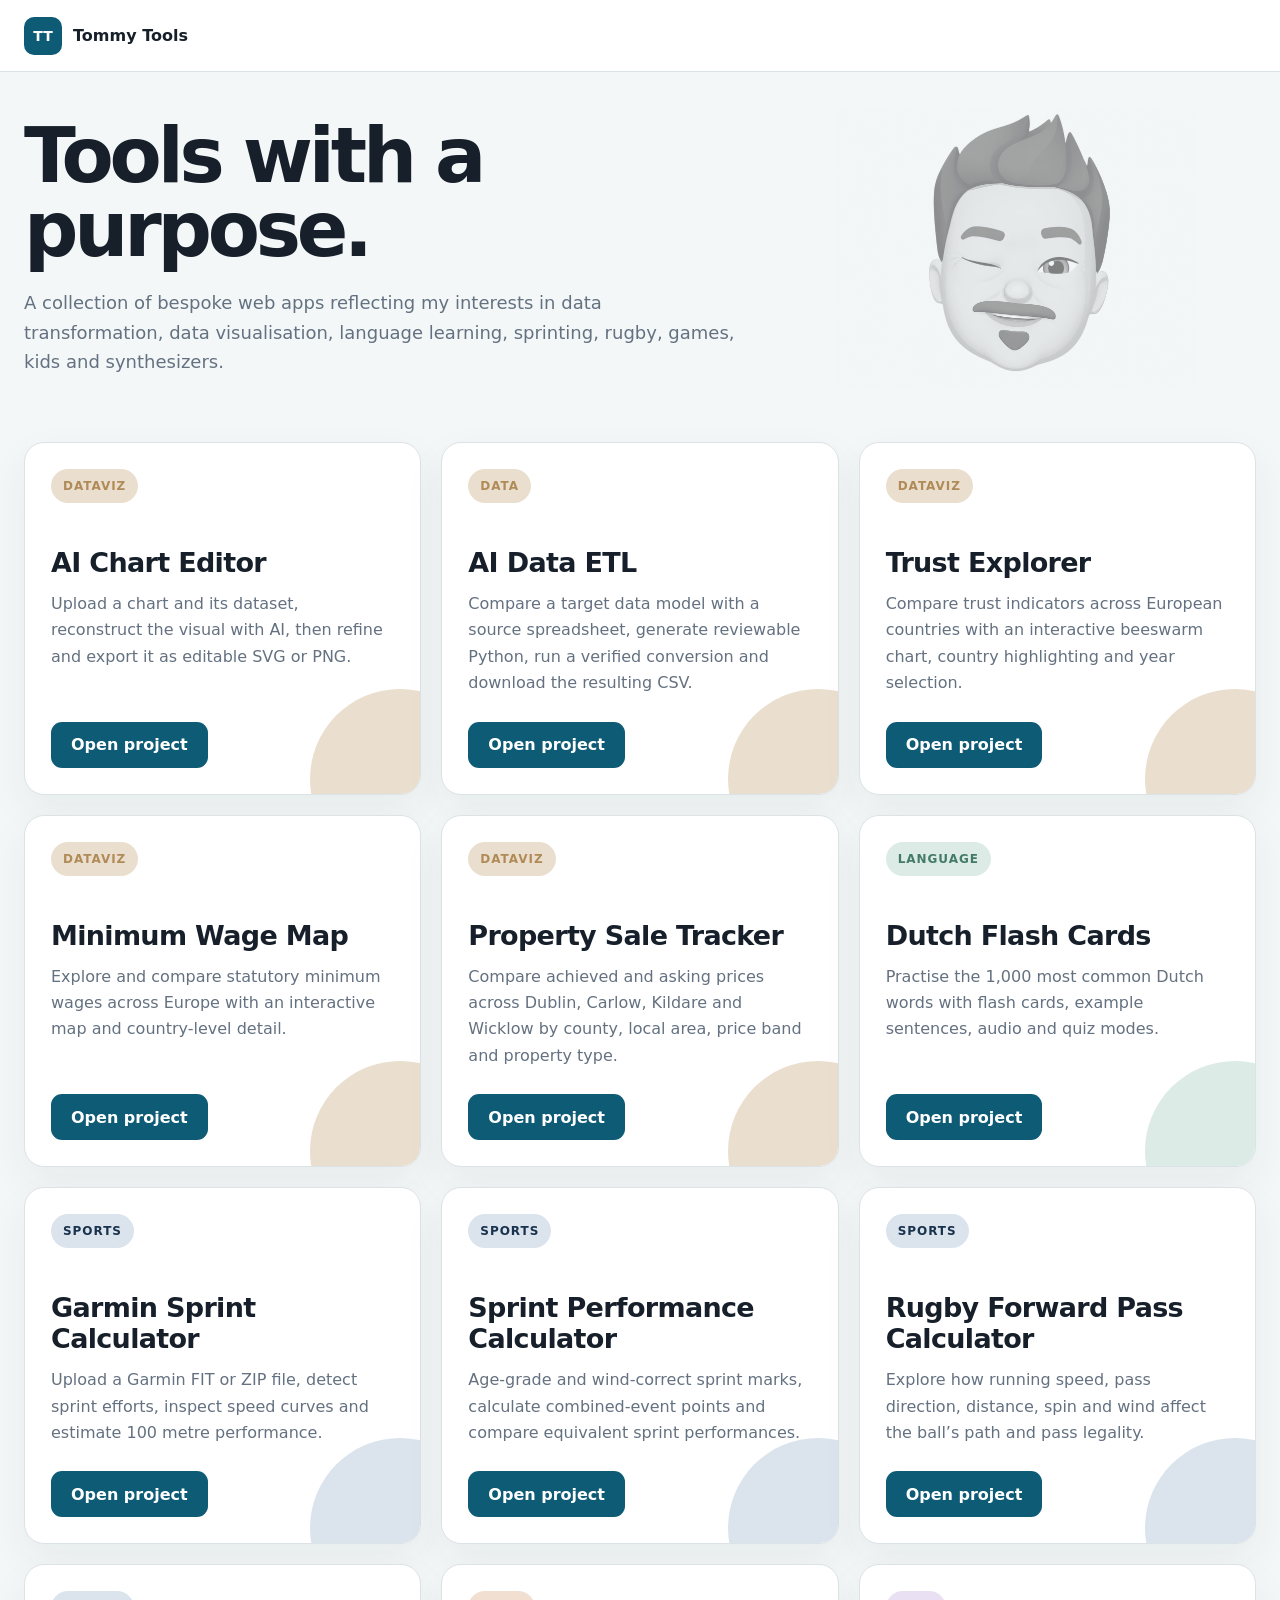
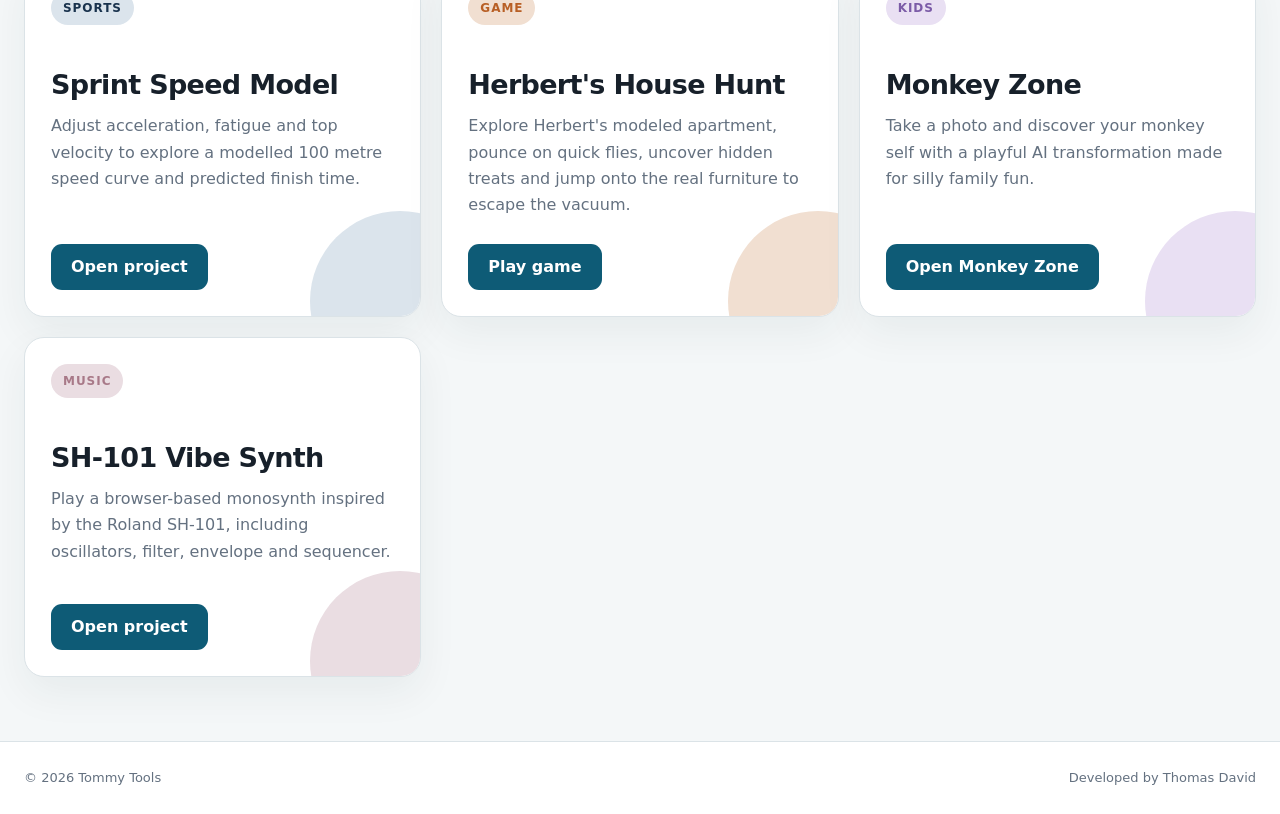
<file: index.html>
<!doctype html>
<html lang="en">
<head>
<meta charset="utf-8">
<meta name="viewport" content="width=device-width,initial-scale=1">
<meta name="description" content="Tommy Tools — bespoke web apps for data transformation, data visualisation, language learning, sprinting, rugby, games, kids and synthesizers.">
<link rel="icon" type="image/png" href="/611e7a94-79a0-4794-a9b9-d9aaa719858f.png">
<link rel="shortcut icon" type="image/png" href="/611e7a94-79a0-4794-a9b9-d9aaa719858f.png">
<link rel="apple-touch-icon" href="/611e7a94-79a0-4794-a9b9-d9aaa719858f.png">
<title>Tommy Tools</title>
<style>
:root{--ink:#17202a;--muted:#647180;--line:#dbe3e7;--soft:#f3f7f8;--accent:#0e5b76;--white:#fff;--dataviz:#b08a57;--dataviz-soft:#eadfce;--language:#437b68;--language-soft:#dcebe5;--sports:#19324d;--sports-soft:#dbe4ec;--music:#a87988;--music-soft:#eadde2;--games:#b85f25;--games-soft:#f1dfd1;--kids:#7b5ba7;--kids-soft:#e9e0f3}
*{box-sizing:border-box}body{margin:0;background:#f4f7f8;color:var(--ink);font-family:Inter,system-ui,-apple-system,"Segoe UI",sans-serif}.shell{width:min(1450px,calc(100% - 48px));margin:auto}.topbar{height:72px;background:#fff;border-bottom:1px solid var(--line);display:flex;align-items:center}.topbar .shell{display:flex;align-items:center}.brand{display:flex;align-items:center;gap:11px;color:var(--ink);text-decoration:none;font-weight:850}.mark{display:grid;place-items:center;width:38px;height:38px;border-radius:10px;background:var(--accent);color:#fff;font-size:14px}.hero{padding:38px 0 28px;display:grid;grid-template-columns:minmax(0,1.2fr) minmax(360px,.8fr);gap:34px;align-items:center}.hero-copy{min-width:0}.hero-visual{display:flex;align-items:center;justify-content:center;min-height:264px;overflow:visible}.hero-visual img{display:block;width:120%;max-width:120%;max-height:276px;object-fit:contain;opacity:.48;filter:grayscale(100%);mix-blend-mode:multiply}.hero h1{margin:0;font-size:clamp(42px,6vw,76px);line-height:.98;letter-spacing:-.055em}.hero p{max-width:900px;margin:20px 0 0;color:var(--muted);font-size:18px;line-height:1.65}.grid{display:grid;grid-template-columns:repeat(3,minmax(0,1fr));gap:20px;padding:28px 0 64px}.card{--cat:#0e5b76;--cat-soft:#e5f1f4;min-height:340px;padding:26px;background:#fff;border:1px solid var(--line);border-radius:20px;display:flex;flex-direction:column;box-shadow:0 16px 42px rgba(24,43,54,.06);overflow:hidden;position:relative}.card.dataviz{--cat:var(--dataviz);--cat-soft:var(--dataviz-soft)}.card.language{--cat:var(--language);--cat-soft:var(--language-soft)}.card.sports{--cat:var(--sports);--cat-soft:var(--sports-soft)}.card.music{--cat:var(--music);--cat-soft:var(--music-soft)}.card.games{--cat:var(--games);--cat-soft:var(--games-soft)}.card.kids{--cat:var(--kids);--cat-soft:var(--kids-soft)}.card:after{content:"";position:absolute;width:180px;height:180px;border-radius:50%;background:var(--cat-soft);right:-70px;bottom:-75px}.card-top,.card-body,.card-footer{position:relative;z-index:1}.card-top{display:flex;align-items:center}.category{display:inline-flex;align-items:center;min-height:34px;padding:0 12px;border-radius:999px;background:var(--cat-soft);color:var(--cat);font-size:12px;font-weight:850;letter-spacing:.08em;text-transform:uppercase}.card-body{margin-top:44px}.card h2{margin:0;font-size:27px;letter-spacing:-.025em}.card p{margin:13px 0 0;color:var(--muted);line-height:1.65}.card-footer{margin-top:auto;padding-top:25px}.button{display:inline-flex;align-items:center;justify-content:center;min-height:46px;padding:0 20px;border-radius:11px;background:var(--accent);color:#fff;text-decoration:none;font-weight:800}.footer{border-top:1px solid var(--line);background:#fff}.footer .shell{min-height:72px;display:flex;align-items:center;justify-content:space-between;color:var(--muted);font-size:13px}@media(max-width:1050px){.hero{grid-template-columns:1fr}.hero-visual{order:-1;min-height:180px}.hero-visual img{width:120%;max-width:120%;max-height:204px}.grid{grid-template-columns:repeat(2,1fr)}}@media(max-width:680px){.shell{width:min(100% - 24px,1450px)}.hero{padding-top:24px}.hero-visual{display:none}.grid{grid-template-columns:1fr}.card{min-height:310px}.footer .shell{align-items:flex-start;justify-content:center;flex-direction:column;gap:4px}}
</style></head><body>
<header class="topbar"><div class="shell"><a class="brand" href="/" aria-label="Tommy Tools home"><span class="mark">TT</span><span>Tommy Tools</span></a></div></header><main class="shell"><section class="hero"><div class="hero-copy"><h1>Tools with a purpose.</h1><p>A collection of bespoke web apps reflecting my interests in data transformation, data visualisation, language learning, sprinting, rugby, games, kids and synthesizers.</p></div><div class="hero-visual"><img src="/611e7a94-79a0-4794-a9b9-d9aaa719858f.png" alt="Tommy Tools illustration"></div></section><section class="grid" aria-label="Available applications">
<article class="card dataviz"><div class="card-top"><span class="category">Dataviz</span></div><div class="card-body"><h2>AI Chart Editor</h2><p>Upload a chart and its dataset, reconstruct the visual with AI, then refine and export it as editable SVG or PNG.</p></div><div class="card-footer"><a class="button" href="https://chart.tommytools.dev/projects/ai-chart-editor">Open project</a></div></article>
<article class="card dataviz"><div class="card-top"><span class="category">Data</span></div><div class="card-body"><h2>AI Data ETL</h2><p>Compare a target data model with a source spreadsheet, generate reviewable Python, run a verified conversion and download the resulting CSV.</p></div><div class="card-footer"><a class="button" href="https://chart.tommytools.dev/projects/ai-data-etl">Open project</a></div></article>
<article class="card dataviz"><div class="card-top"><span class="category">Dataviz</span></div><div class="card-body"><h2>Trust Explorer</h2><p>Compare trust indicators across European countries with an interactive beeswarm chart, country highlighting and year selection.</p></div><div class="card-footer"><a class="button" href="/projects/trust-explorer/">Open project</a></div></article>
<article class="card dataviz"><div class="card-top"><span class="category">Dataviz</span></div><div class="card-body"><h2>Minimum Wage Map</h2><p>Explore and compare statutory minimum wages across Europe with an interactive map and country-level detail.</p></div><div class="card-footer"><a class="button" href="/projects/minimum-wage-map/">Open project</a></div></article>
<article class="card dataviz"><div class="card-top"><span class="category">Dataviz</span></div><div class="card-body"><h2>Property Sale Tracker</h2><p>Compare achieved and asking prices across Dublin, Carlow, Kildare and Wicklow by county, local area, price band and property type.</p></div><div class="card-footer"><a class="button" href="/projects/dublin-property-tracker/">Open project</a></div></article>
<article class="card language"><div class="card-top"><span class="category">Language</span></div><div class="card-body"><h2>Dutch Flash Cards</h2><p>Practise the 1,000 most common Dutch words with flash cards, example sentences, audio and quiz modes.</p></div><div class="card-footer"><a class="button" href="/projects/dutch-flash-cards/">Open project</a></div></article>
<article class="card sports"><div class="card-top"><span class="category">Sports</span></div><div class="card-body"><h2>Garmin Sprint Calculator</h2><p>Upload a Garmin FIT or ZIP file, detect sprint efforts, inspect speed curves and estimate 100 metre performance.</p></div><div class="card-footer"><a class="button" href="https://garmin.tommytools.dev/">Open project</a></div></article>
<article class="card sports"><div class="card-top"><span class="category">Sports</span></div><div class="card-body"><h2>Sprint Performance Calculator</h2><p>Age-grade and wind-correct sprint marks, calculate combined-event points and compare equivalent sprint performances.</p></div><div class="card-footer"><a class="button" href="/projects/sprint-performance-calculator/">Open project</a></div></article>
<article class="card sports"><div class="card-top"><span class="category">Sports</span></div><div class="card-body"><h2>Rugby Forward Pass Calculator</h2><p>Explore how running speed, pass direction, distance, spin and wind affect the ball’s path and pass legality.</p></div><div class="card-footer"><a class="button" href="/projects/rugby-forward-pass-calculator/">Open project</a></div></article>
<article class="card sports"><div class="card-top"><span class="category">Sports</span></div><div class="card-body"><h2>Sprint Speed Model</h2><p>Adjust acceleration, fatigue and top velocity to explore a modelled 100 metre speed curve and predicted finish time.</p></div><div class="card-footer"><a class="button" href="/projects/sprint-speed-model/">Open project</a></div></article>
<article class="card games"><div class="card-top"><span class="category">Game</span></div><div class="card-body"><h2>Herbert's House Hunt</h2><p>Explore Herbert's modeled apartment, pounce on quick flies, uncover hidden treats and jump onto the real furniture to escape the vacuum.</p></div><div class="card-footer"><a class="button" href="/projects/herbers-house-hunt/">Play game</a></div></article>
<article class="card kids"><div class="card-top"><span class="category">Kids</span></div><div class="card-body"><h2>Monkey Zone</h2><p>Take a photo and discover your monkey self with a playful AI transformation made for silly family fun.</p></div><div class="card-footer"><a class="button" href="https://monkeyzone.eu/">Open Monkey Zone</a></div></article>
<article class="card music"><div class="card-top"><span class="category">Music</span></div><div class="card-body"><h2>SH-101 Vibe Synth</h2><p>Play a browser-based monosynth inspired by the Roland SH-101, including oscillators, filter, envelope and sequencer.</p></div><div class="card-footer"><a class="button" href="/projects/sh101-synth/">Open project</a></div></article>
</section></main><footer class="footer"><div class="shell"><span>© 2026 Tommy Tools</span><span>Developed by Thomas David</span></div></footer></body></html>
</file>
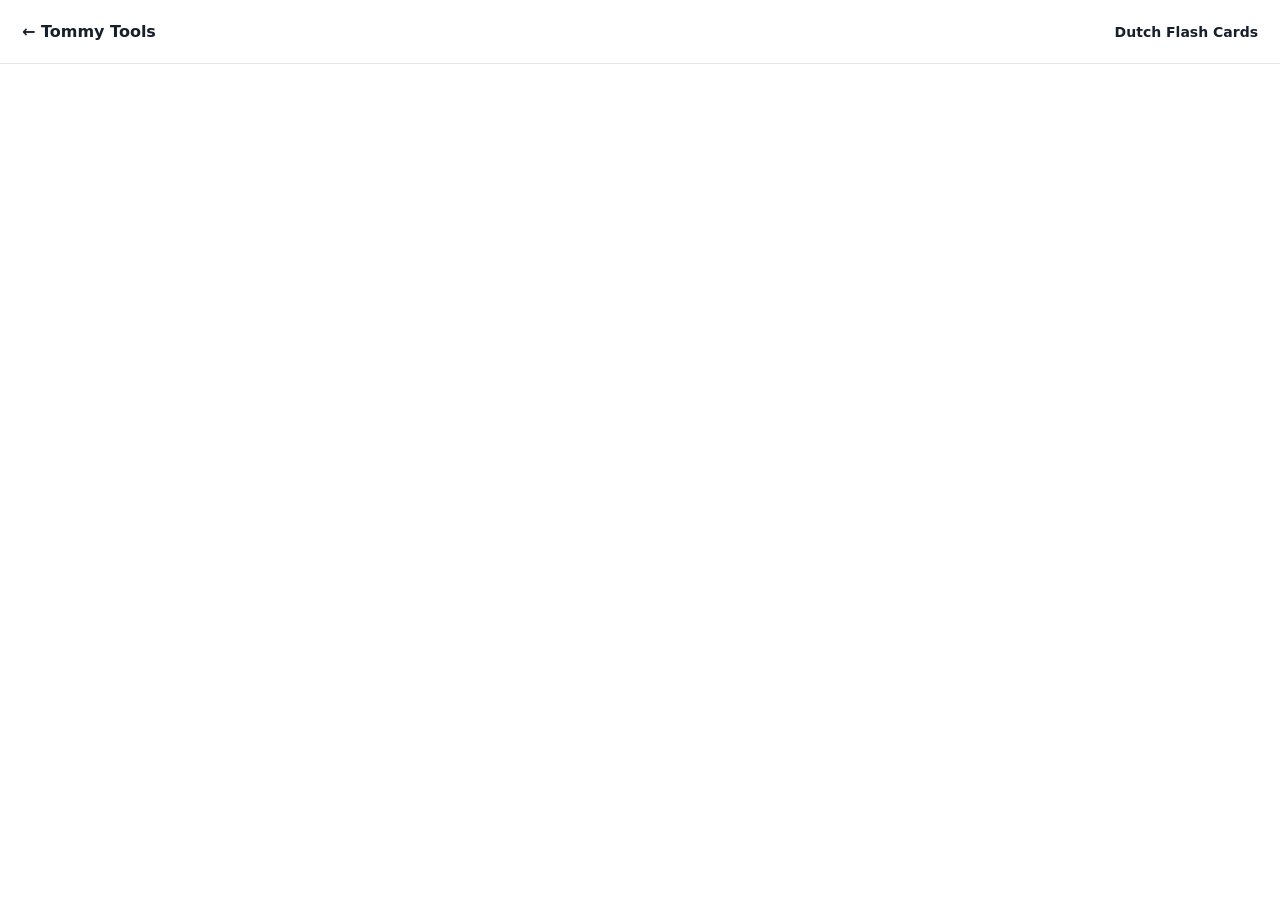
<file: projects/dutch-flash-cards/index.html>
<!doctype html>
<html lang="en">
<head>
<meta charset="utf-8">
<meta name="viewport" content="width=device-width,initial-scale=1">
<title>Dutch Flash Cards — Tommy Tools</title>
<style>
*{box-sizing:border-box}
html,body{margin:0;height:100%;font-family:Inter,system-ui,-apple-system,"Segoe UI",sans-serif;background:#f4f7f8;color:#17202a}
.bar{height:64px;background:#fff;border-bottom:1px solid #dfe5e8;display:flex;align-items:center;justify-content:space-between;padding:0 22px}
.bar a{text-decoration:none;color:#17202a;font-weight:750}
.bar strong{font-size:14px}
.frame{display:block;width:100%;height:calc(100% - 64px);border:0;background:#fff}
</style>
</head>
<body>
<header class="bar"><a href="/">← Tommy Tools</a><strong>Dutch Flash Cards</strong></header>
<iframe class="frame" src="https://thomasdavid.github.io/dashboard/Top2000dutchwords.html" title="Dutch Flash Cards"></iframe>
</body>
</html>
</file>
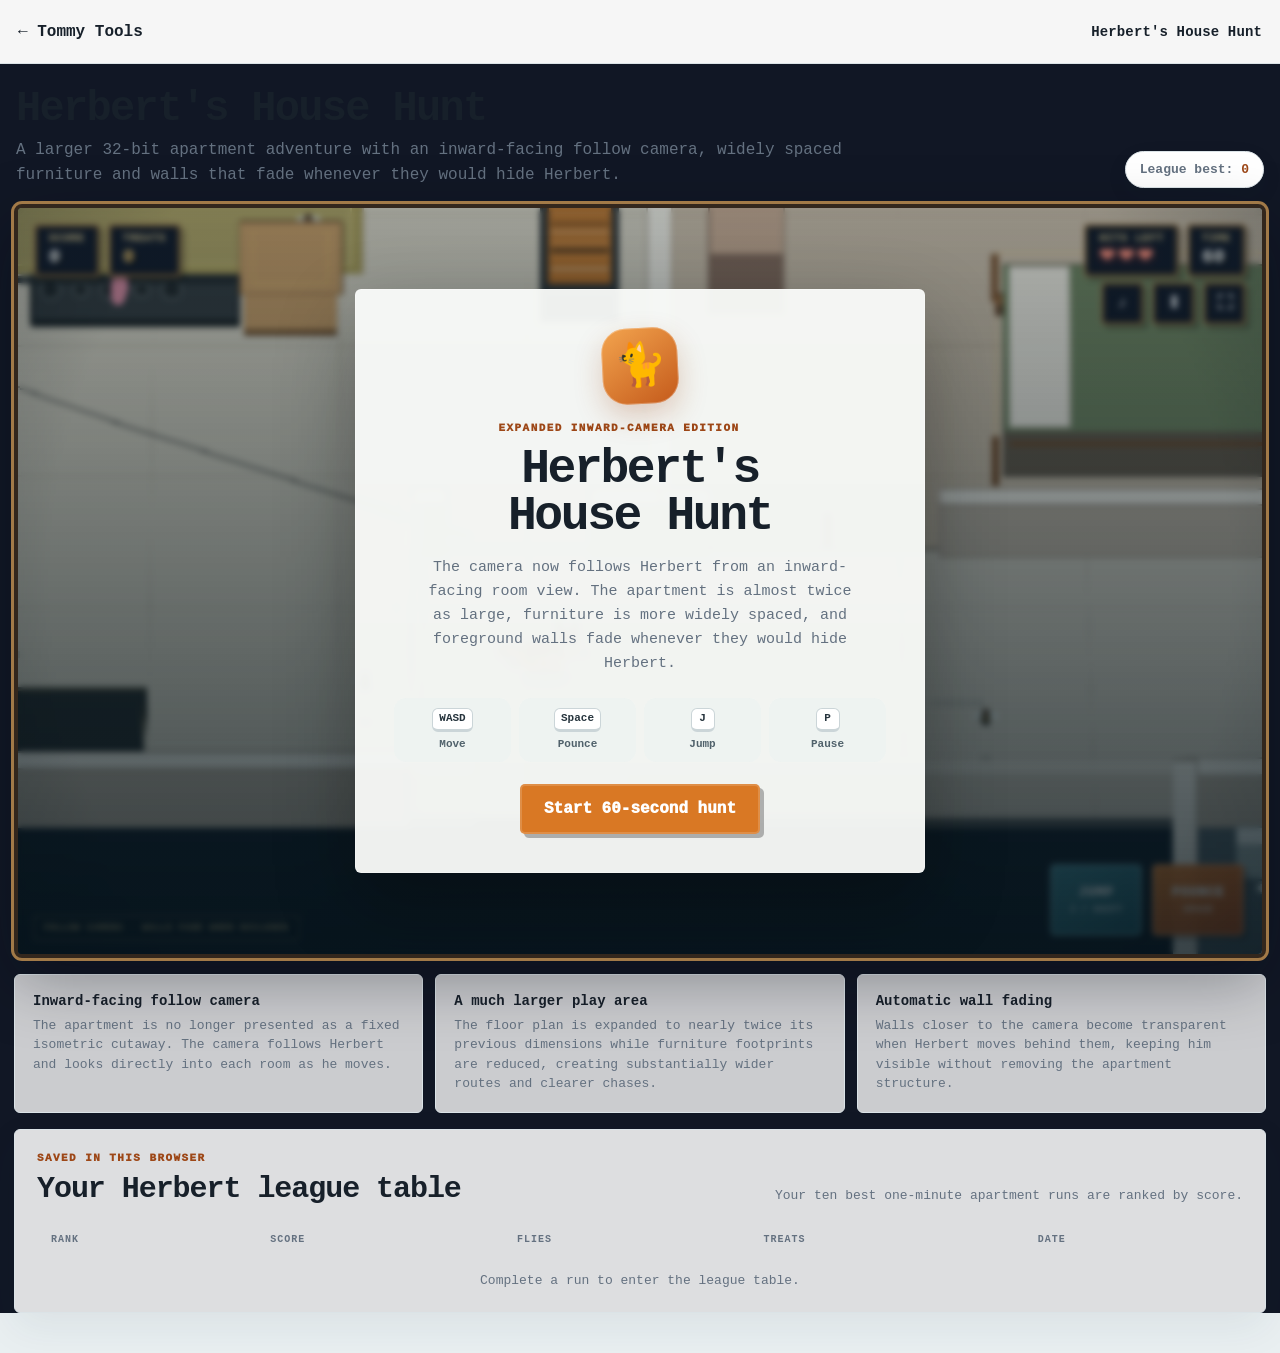
<file: projects/herbers-house-hunt/index.html>
<!doctype html>
<html lang="en">
<head>
<meta charset="utf-8">
<meta name="viewport" content="width=device-width,initial-scale=1,viewport-fit=cover">
<meta name="description" content="Help Herbert the ginger cat explore his expanded apartment from an inward-facing follow camera, catch flies, uncover treats and dodge the vacuum in this 32-bit browser game from Tommy Tools.">
<meta name="theme-color" content="#111725">
<title>Herbert's House Hunt — Tommy Tools</title>
<link rel="stylesheet" href="styles.css">
</head>
<body>
<header class="bar"><a href="/" aria-label="Back to Tommy Tools">← Tommy Tools</a><strong>Herbert's House Hunt</strong></header>
<main class="page">
  <section class="intro" aria-labelledby="page-title">
    <div><h1 id="page-title">Herbert's House Hunt</h1><p>A larger 32-bit apartment adventure with an inward-facing follow camera, widely spaced furniture and walls that fade whenever they would hide Herbert.</p></div>
    <div class="best-pill">League best: <span id="pageBest">0</span></div>
  </section>

  <section class="game-card" id="gameCard" aria-label="Herbert's House Hunt game">
    <div class="game-stage" id="gameStage">
      <canvas id="game" width="1200" height="720" tabindex="0" aria-label="Follow-camera apartment game. Move Herbert with arrow keys or W A S D. Press Space to pounce and J or Shift to jump. Foreground walls fade when they obscure Herbert. Avoid three vacuum hits."></canvas>

      <div class="hud" aria-live="polite">
        <div class="hud-group">
          <div class="hud-chip"><span class="hud-label">Score</span><span class="hud-value" id="scoreValue">0</span></div>
          <div class="hud-chip"><span class="hud-label">Treats</span><span class="hud-value" id="treatValue">0</span></div>
          <div class="hud-chip" id="comboChip"><span class="hud-label">Combo</span><span class="hud-value" id="comboValue">×2</span></div>
        </div>
        <div class="hud-group">
          <div class="hud-chip"><span class="hud-label">Hits left</span><span class="hud-value" id="hearts">❤❤❤</span></div>
          <div class="hud-chip"><span class="hud-label">Time</span><span class="hud-value" id="timeValue">60</span></div>
        </div>
      </div>

      <div class="danger-banner" id="dangerBanner">Vacuum incoming</div>
      <div class="live-message" id="liveMessage" role="status" aria-live="assertive"></div>

      <div class="stage-buttons">
        <button class="icon-button" id="soundButton" type="button" aria-label="Mute sound" title="Sound">♪</button>
        <button class="icon-button" id="pauseButton" type="button" aria-label="Pause game" title="Pause">Ⅱ</button>
        <button class="icon-button" id="fullscreenButton" type="button" aria-label="Enter fullscreen" title="Fullscreen">⛶</button>
      </div>

      <div class="mobile-controls" aria-label="Touch movement control">
        <div class="joystick" id="joystick" aria-label="Movement joystick"><div class="joystick-knob" id="joystickKnob"></div></div>
      </div>

      <div class="action-controls" aria-label="Game actions">
        <button class="action-button jump-button" id="jumpButton" type="button"><span>Jump</span><small>J / Shift</small></button>
        <button class="action-button pounce-button" id="pounceButton" type="button"><span>Pounce</span><small>Space</small></button>
      </div>

      <div class="overlay" id="overlay">
        <div class="panel">
          <div class="cat-badge" aria-hidden="true">🐈</div>
          <p class="eyebrow" id="overlayEyebrow">Expanded inward-camera edition</p>
          <h2 id="overlayTitle">Herbert's<br>House Hunt</h2>
          <p id="overlayCopy">The camera follows Herbert through a much larger version of the real apartment. Furniture has more breathing room and walls fade whenever Herbert passes behind them.</p>
          <div class="controls-row" id="controlsRow">
            <div class="control-tip"><kbd>WASD</kbd><br>Move</div>
            <div class="control-tip"><kbd>Space</kbd><br>Pounce</div>
            <div class="control-tip"><kbd>J</kbd><br>Jump</div>
            <div class="control-tip"><kbd>P</kbd><br>Pause</div>
          </div>
          <div class="result-line" id="resultLine" hidden>
            <div class="result-item"><span>Score</span><strong id="resultScore">0</strong></div>
            <div class="result-item"><span>Flies</span><strong id="resultFlies">0</strong></div>
            <div class="result-item"><span>Treats</span><strong id="resultTreats">0</strong></div>
            <div class="result-item"><span>Rank</span><strong id="resultRank">—</strong></div>
          </div>
          <button class="primary-button" id="overlayButton" type="button">Start 60-second hunt</button>
        </div>
      </div>
    </div>
  </section>

  <section class="info-grid" aria-label="How to play">
    <article class="info-card"><strong>Inward-facing follow camera</strong><p>The apartment is no longer presented as a fixed isometric cutaway. The camera follows Herbert and looks directly into each room as he moves.</p></article>
    <article class="info-card"><strong>A much larger play area</strong><p>The floor plan is expanded to nearly twice its previous dimensions while furniture footprints are reduced, creating substantially wider routes and clearer chases.</p></article>
    <article class="info-card"><strong>Automatic wall fading</strong><p>Walls closer to the camera become transparent when Herbert moves behind them, keeping him visible without removing the apartment structure.</p></article>
  </section>

  <section class="league-card" aria-labelledby="league-title">
    <div class="league-heading"><div><p class="eyebrow">Saved in this browser</p><h2 id="league-title">Your Herbert league table</h2></div><p>Your ten best one-minute apartment runs are ranked by score.</p></div>
    <div class="league-table-wrap">
      <table>
        <thead><tr><th>Rank</th><th>Score</th><th>Flies</th><th>Treats</th><th>Date</th></tr></thead>
        <tbody id="leagueRows"></tbody>
      </table>
      <p class="league-empty" id="leagueEmpty">Complete a run to enter the league table.</p>
    </div>
  </section>
</main>
<script src="game-core.js"></script>
<script src="game-house.js"></script>
<script src="game-play.js"></script>
<script src="game-apartment.js"></script>
<script src="game-render.js"></script>
<script src="game-herbert.js"></script>
<script src="game-floorplan.js"></script>
<script src="game-floorplan-calibration.js"></script>
<script src="game-inward-camera.js"></script>
</body>
</html>
</file>
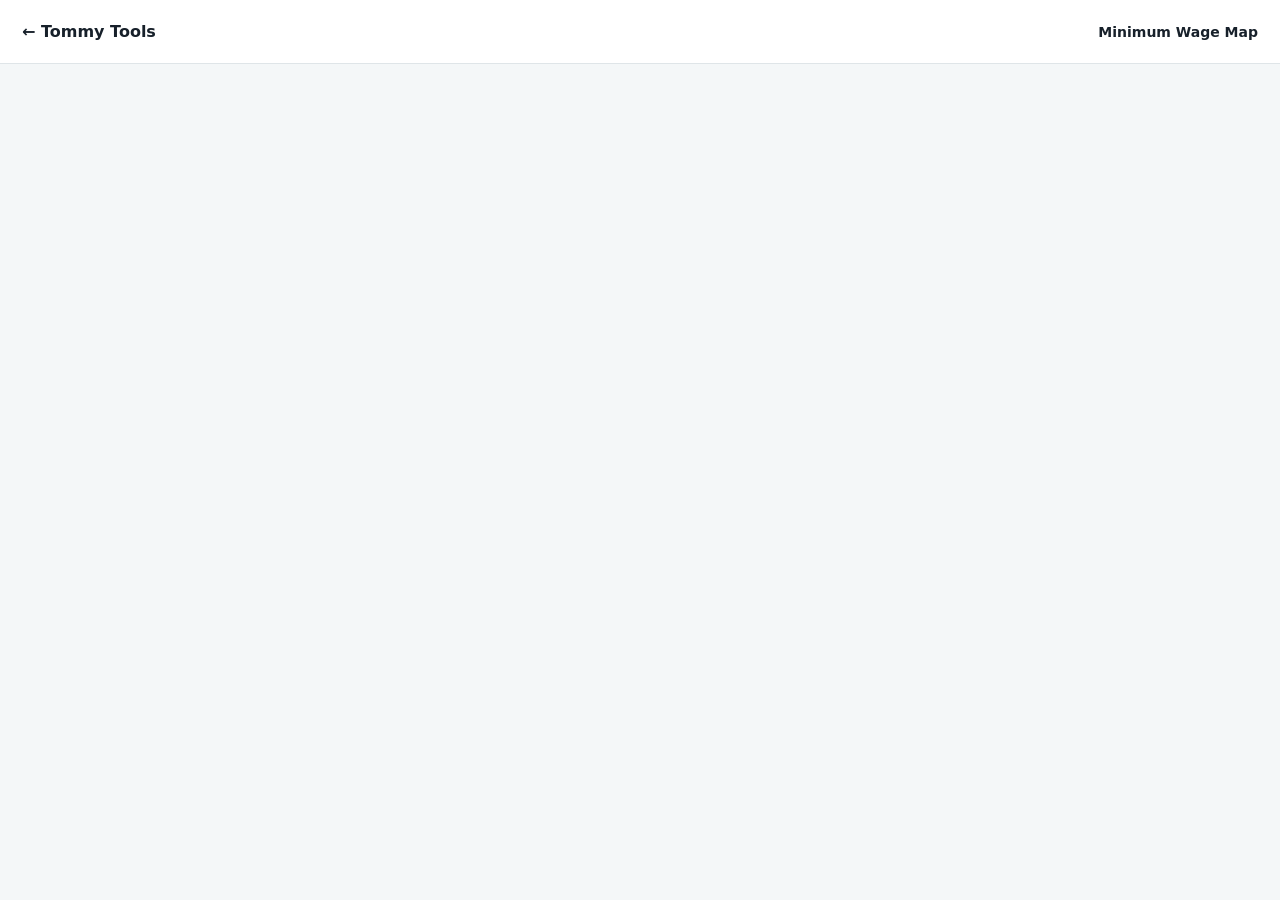
<file: projects/minimum-wage-map/index.html>
<!doctype html>
<html lang="en">
<head>
<meta charset="utf-8">
<meta name="viewport" content="width=device-width,initial-scale=1">
<title>Minimum Wage Map — Tommy Tools</title>
<style>
*{box-sizing:border-box}
html,body{margin:0;height:100%;font-family:Inter,system-ui,-apple-system,"Segoe UI",sans-serif;background:#f4f7f8;color:#17202a}
.bar{height:64px;background:#fff;border-bottom:1px solid #dfe5e8;display:flex;align-items:center;justify-content:space-between;padding:0 22px}
.bar a{text-decoration:none;color:#17202a;font-weight:750}
.bar strong{font-size:14px}
.frame{display:block;width:100%;height:calc(100% - 64px);border:0;background:#f4f7f8}
</style>
</head>
<body>
<header class="bar"><a href="/">← Tommy Tools</a><strong>Minimum Wage Map</strong></header>
<iframe class="frame" src="https://thomasdavid.github.io/dashboard/Minwage_map.html" title="Minimum Wage Map"></iframe>
</body>
</html>
</file>
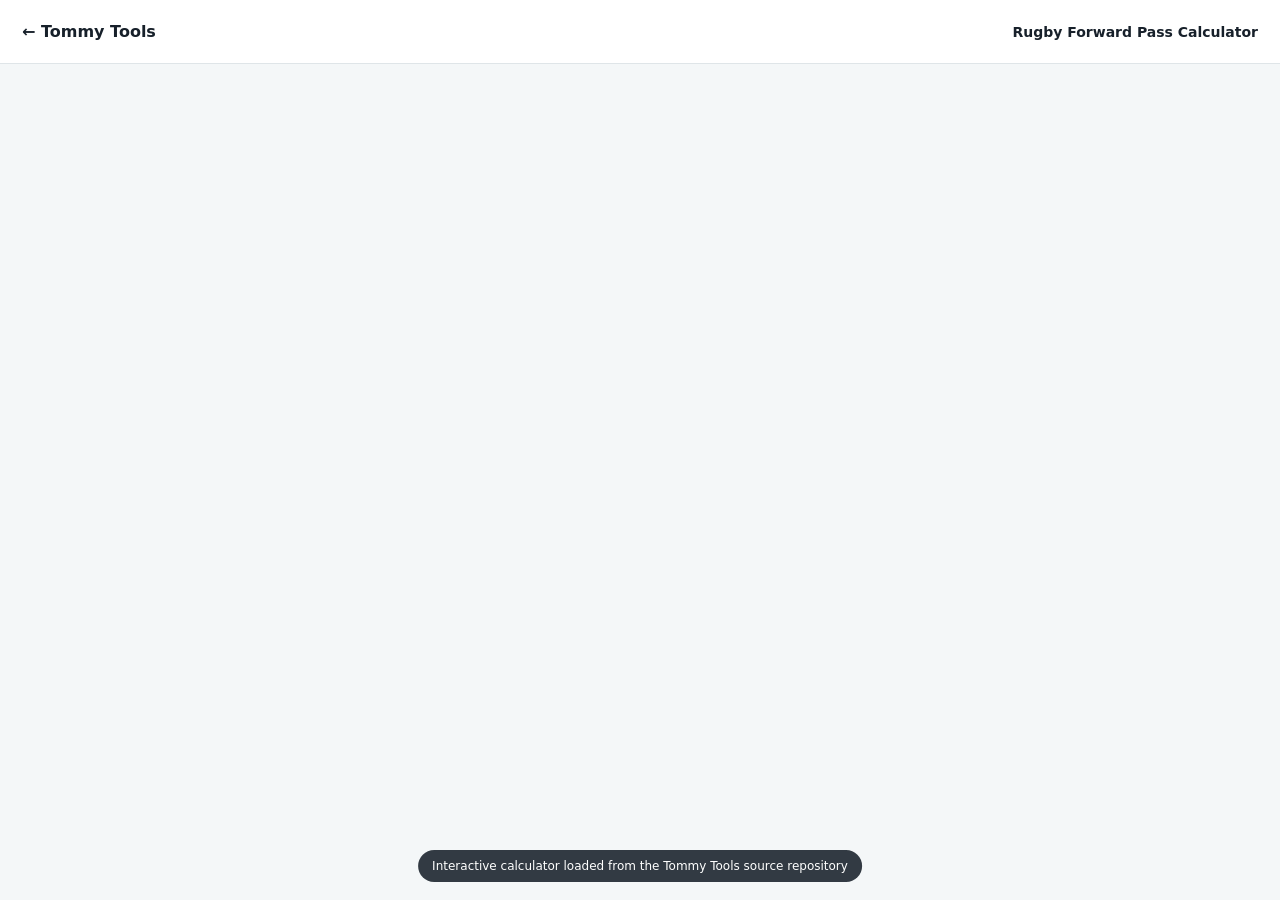
<file: projects/rugby-forward-pass-calculator/index.html>
<!doctype html>
<html lang="en">
<head>
<meta charset="utf-8">
<meta name="viewport" content="width=device-width,initial-scale=1">
<title>Rugby Forward Pass Calculator — Tommy Tools</title>
<style>
*{box-sizing:border-box}
html,body{height:100%;margin:0;font-family:Inter,system-ui,-apple-system,"Segoe UI",sans-serif;background:#f4f7f8;color:#17202a}
.bar{height:64px;background:#fff;border-bottom:1px solid #dfe5e8;display:flex;align-items:center;justify-content:space-between;padding:0 22px}
.bar a{text-decoration:none;color:#17202a;font-weight:750}
.bar strong{font-size:14px}
.frame{display:block;width:100%;height:calc(100% - 64px);border:0;background:#f4f7f8}
.notice{position:fixed;left:50%;bottom:18px;transform:translateX(-50%);padding:9px 14px;border-radius:999px;background:rgba(23,32,42,.88);color:#fff;font-size:12px;z-index:2}
</style>
</head>
<body>
<header class="bar"><a href="/">← Tommy Tools</a><strong>Rugby Forward Pass Calculator</strong></header>
<iframe class="frame" title="Rugby Forward Pass Calculator" src="https://htmlpreview.github.io/?https://github.com/thomasdavid/dashboard/blob/main/rugby-forward-pass.html"></iframe>
<div class="notice">Interactive calculator loaded from the Tommy Tools source repository</div>
</body>
</html>
</file>
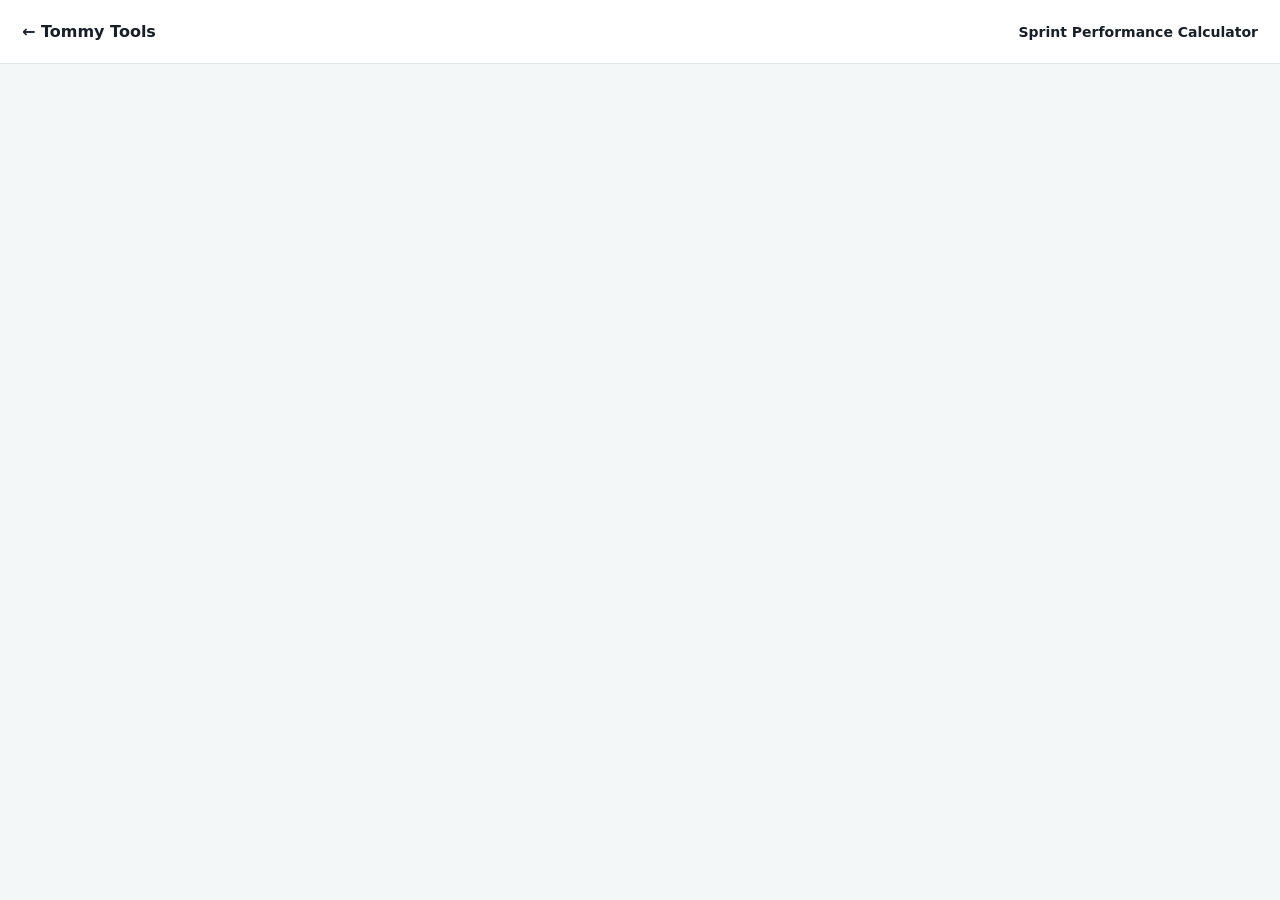
<file: projects/sprint-performance-calculator/index.html>
<!doctype html>
<html lang="en">
<head>
<meta charset="utf-8">
<meta name="viewport" content="width=device-width,initial-scale=1">
<title>Sprint Performance Calculator — Tommy Tools</title>
<style>
*{box-sizing:border-box}
html,body{margin:0;height:100%;font-family:Inter,system-ui,-apple-system,"Segoe UI",sans-serif;background:#f4f7f8;color:#17202a}
.bar{height:64px;background:#fff;border-bottom:1px solid #dfe5e8;display:flex;align-items:center;justify-content:space-between;padding:0 22px}
.bar a{text-decoration:none;color:#17202a;font-weight:750}
.bar strong{font-size:14px}
.frame{display:block;width:100%;height:calc(100% - 64px);border:0;background:#f4f7f8}
</style>
</head>
<body>
<header class="bar"><a href="/">← Tommy Tools</a><strong>Sprint Performance Calculator</strong></header>
<iframe class="frame" title="Sprint Performance Calculator" src="https://tommytools-static.onrender.com/projects/sprint-performance-calculator"></iframe>
</body>
</html>
</file>
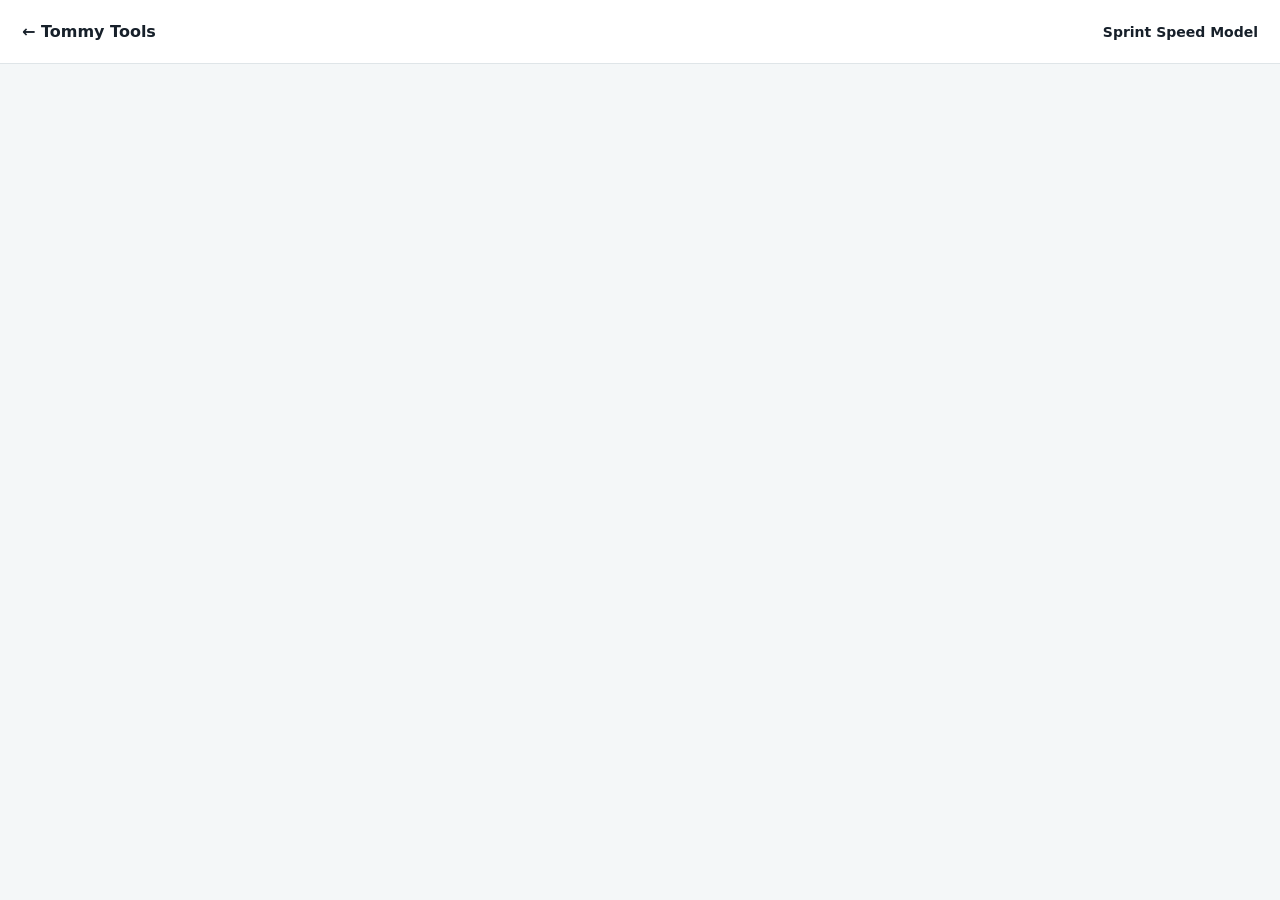
<file: projects/sprint-speed-model/index.html>
<!doctype html>
<html lang="en">
<head>
<meta charset="utf-8">
<meta name="viewport" content="width=device-width,initial-scale=1">
<title>Sprint Speed Model — Tommy Tools</title>
<style>
*{box-sizing:border-box}
html,body{margin:0;height:100%;font-family:Inter,system-ui,-apple-system,"Segoe UI",sans-serif;background:#f4f7f8;color:#17202a}
.bar{height:64px;background:#fff;border-bottom:1px solid #dfe5e8;display:flex;align-items:center;justify-content:space-between;padding:0 22px}
.bar a{text-decoration:none;color:#17202a;font-weight:750}
.bar strong{font-size:14px}
.frame{display:block;width:100%;height:calc(100% - 64px);border:0;background:#f4f7f8}
</style>
</head>
<body>
<header class="bar"><a href="/">← Tommy Tools</a><strong>Sprint Speed Model</strong></header>
<iframe class="frame" src="https://thomasdavid.github.io/dashboard/100mTime.html" title="Sprint Speed Model"></iframe>
</body>
</html>
</file>
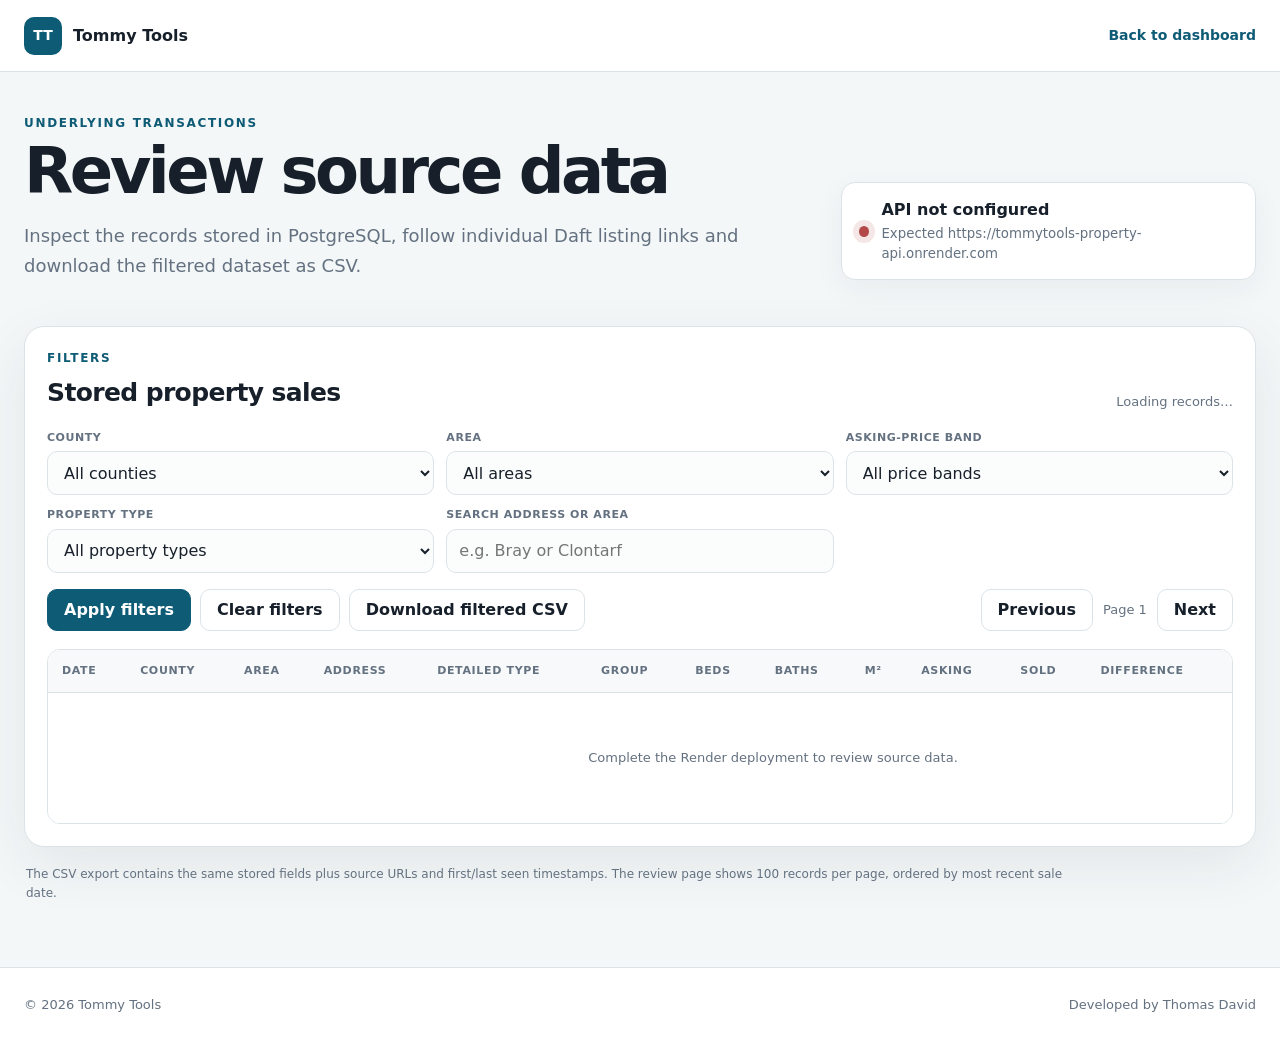
<file: projects/dublin-property-tracker/source.html>
<!doctype html>
<html lang="en">
<head>
  <meta charset="utf-8">
  <meta name="viewport" content="width=device-width,initial-scale=1">
  <meta name="description" content="Review and download the property transactions used by the Tommy Tools property sale tracker.">
  <title>Property Source Data | Tommy Tools</title>
  <link rel="icon" type="image/png" href="/611e7a94-79a0-4794-a9b9-d9aaa719858f.png">
  <link rel="stylesheet" href="./styles.css">
  <script src="./config.js"></script>
</head>
<body>
  <header class="topbar">
    <div class="shell topbar-inner">
      <a class="brand" href="/" aria-label="Tommy Tools home"><span class="mark">TT</span><span>Tommy Tools</span></a>
      <a class="back-link" href="./">Back to dashboard</a>
    </div>
  </header>

  <main class="shell page">
    <section class="hero">
      <div>
        <p class="eyebrow">Underlying transactions</p>
        <h1>Review source data</h1>
        <p class="intro">Inspect the records stored in PostgreSQL, follow individual Daft listing links and download the filtered dataset as CSV.</p>
      </div>
      <div class="live-status" id="sourceStatus" role="status">
        <span class="status-dot"></span>
        <div><strong>Connecting to data</strong><small id="sourceStatusDetail">Loading metadata…</small></div>
      </div>
    </section>

    <section class="panel source-panel">
      <div class="panel-heading">
        <div><p class="eyebrow">Filters</p><h2>Stored property sales</h2></div>
        <div class="selection-note" id="sourceCount">Loading records…</div>
      </div>

      <div class="source-toolbar">
        <label class="source-control"><span>County</span><select id="sourceCounty"><option value="">All counties</option></select></label>
        <label class="source-control"><span>Area</span><select id="sourceArea"><option value="">All areas</option></select></label>
        <label class="source-control"><span>Asking-price band</span><select id="sourceBand"><option value="">All price bands</option></select></label>
        <label class="source-control"><span>Property type</span><select id="sourceType"><option value="">All property types</option></select></label>
        <label class="source-control"><span>Search address or area</span><input id="sourceSearch" type="search" placeholder="e.g. Bray or Clontarf"></label>
      </div>

      <div class="source-actions">
        <div class="button-row">
          <button class="button primary" id="sourceApply" type="button">Apply filters</button>
          <button class="button secondary" id="sourceReset" type="button">Clear filters</button>
          <a class="button secondary button-link" id="sourceDownload" href="#">Download filtered CSV</a>
        </div>
        <div class="pagination">
          <button class="button secondary" id="sourcePrevious" type="button">Previous</button>
          <span id="sourcePage">Page 1</span>
          <button class="button secondary" id="sourceNext" type="button">Next</button>
        </div>
      </div>

      <div class="table-wrap source-table">
        <table>
          <thead><tr><th>Date</th><th>County</th><th>Area</th><th>Address</th><th>Detailed type</th><th>Group</th><th>Beds</th><th>Baths</th><th>m²</th><th>Asking</th><th>Sold</th><th>Difference</th><th>% difference</th><th>Scraped</th></tr></thead>
          <tbody id="sourceRows"><tr><td colspan="14" class="loading-cell">Loading source records…</td></tr></tbody>
        </table>
      </div>
    </section>

    <p class="method-note">The CSV export contains the same stored fields plus source URLs and first/last seen timestamps. The review page shows 100 records per page, ordered by most recent sale date.</p>
  </main>

  <footer class="footer"><div class="shell"><span>© 2026 Tommy Tools</span><span>Developed by Thomas David</span></div></footer>
  <script src="./source.js" defer></script>
</body>
</html>
</file>
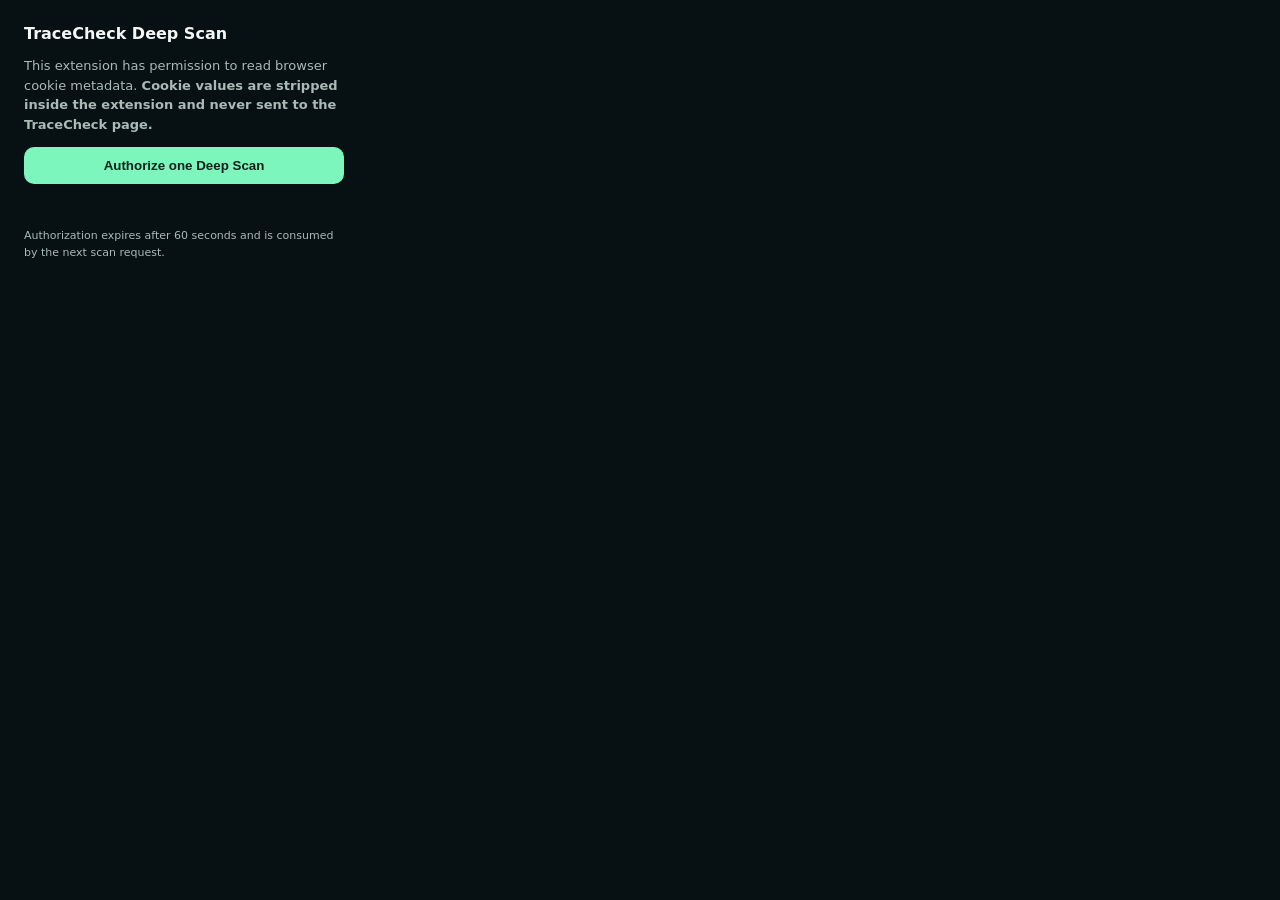
<file: tracecheck/extension/popup.html>
<!doctype html><html><head><meta charset="utf-8"><style>body{font:13px system-ui;width:320px;padding:16px;background:#071012;color:#f3f7f5}h1{font-size:16px;margin:0 0 8px}p{line-height:1.5;color:#a9bab7}.good{color:#7cf6bc}button{width:100%;border:0;border-radius:10px;padding:11px 12px;background:#7cf6bc;color:#062218;font-weight:800;cursor:pointer}.small{font-size:11px}#status{min-height:18px}</style></head><body><h1>TraceCheck Deep Scan</h1><p>This extension has permission to read browser cookie metadata. <strong>Cookie values are stripped inside the extension and never sent to the TraceCheck page.</strong></p><button id="authorize">Authorize one Deep Scan</button><p id="status" class="good"></p><p class="small">Authorization expires after 60 seconds and is consumed by the next scan request.</p><script src="popup.js"></script></body></html>
</file>
<file: projects/herbers-house-hunt/styles.css>
:root{
  --ink:#17202a;
  --muted:#647180;
  --line:#dbe3e7;
  --paper:#fff;
  --soft:#eef3f4;
  --navy:#183648;
  --navy-2:#0f2938;
  --ginger:#d97824;
  --ginger-dark:#9d4717;
  --cream:#fff1d5;
  --danger:#cb3d37;
  --jump:#3e7f8d;
  --shadow:0 24px 70px rgba(18,39,51,.18);
}
*{box-sizing:border-box}
html{background:#e9eff1}
body{margin:0;min-height:100vh;background:linear-gradient(180deg,#f6f8f9 0,#e8eff1 100%);color:var(--ink);font-family:Inter,system-ui,-apple-system,"Segoe UI",sans-serif}
button{font:inherit}
.bar{height:64px;background:rgba(255,255,255,.96);border-bottom:1px solid var(--line);display:flex;align-items:center;justify-content:space-between;padding:0 max(18px,env(safe-area-inset-right)) 0 max(18px,env(safe-area-inset-left));position:relative;z-index:20}
.bar a{text-decoration:none;color:var(--ink);font-weight:800;display:inline-flex;align-items:center;gap:8px}
.bar strong{font-size:14px;letter-spacing:.01em}
.page{width:min(1280px,calc(100% - 28px));margin:24px auto 40px}
.intro{display:flex;justify-content:space-between;align-items:end;gap:24px;margin:0 2px 16px}
.intro h1{margin:0;font-size:clamp(26px,4vw,42px);letter-spacing:-.04em;line-height:1}
.intro p{margin:8px 0 0;color:var(--muted);line-height:1.55;max-width:780px}
.best-pill{flex:0 0 auto;padding:10px 14px;border:1px solid var(--line);border-radius:999px;background:#fff;color:var(--muted);font-size:13px;font-weight:800;box-shadow:0 8px 24px rgba(24,54,72,.06)}
.best-pill span{color:var(--ginger-dark);font-variant-numeric:tabular-nums}
.game-card{position:relative;border-radius:24px;background:#142d3d;border:1px solid rgba(16,48,65,.3);box-shadow:var(--shadow);overflow:hidden;isolation:isolate}
.game-stage{position:relative;width:100%;aspect-ratio:5/3;min-height:360px;overflow:hidden;background:#173449}
canvas{display:block;width:100%;height:100%;touch-action:none;outline:none}
.hud{position:absolute;inset:16px 16px auto;display:flex;justify-content:space-between;align-items:flex-start;gap:10px;pointer-events:none;z-index:4}
.hud-group{display:flex;gap:8px;align-items:center;flex-wrap:wrap}
.hud-chip{min-height:43px;padding:8px 13px;border:1px solid rgba(255,255,255,.22);border-radius:13px;background:rgba(10,29,39,.72);backdrop-filter:blur(8px);color:#fff;box-shadow:0 8px 24px rgba(0,0,0,.14)}
.hud-label{display:block;color:rgba(255,255,255,.68);font-size:9px;font-weight:900;letter-spacing:.12em;text-transform:uppercase;line-height:1}
.hud-value{display:block;margin-top:4px;font-size:18px;font-weight:900;line-height:1;font-variant-numeric:tabular-nums}
#hearts{letter-spacing:3px;color:#ff8d79;text-shadow:0 2px 10px rgba(255,75,60,.35)}
#treatValue{color:#ffd27a}
#comboChip{opacity:0;transform:translateY(-5px);transition:.2s ease}
#comboChip.visible{opacity:1;transform:none}
#comboValue{color:#ffd16e}
.danger-banner{position:absolute;left:50%;top:17px;transform:translate(-50%,-8px);padding:9px 15px;border-radius:999px;background:rgba(173,38,34,.9);border:1px solid rgba(255,255,255,.25);color:#fff;font-size:11px;font-weight:950;letter-spacing:.12em;text-transform:uppercase;opacity:0;transition:.18s ease;z-index:5;pointer-events:none;box-shadow:0 8px 28px rgba(126,22,20,.35)}
.danger-banner.visible{opacity:1;transform:translate(-50%,0);animation:pulseDanger .8s ease-in-out infinite alternate}
@keyframes pulseDanger{to{box-shadow:0 8px 34px rgba(255,77,67,.62)}}
.stage-buttons{position:absolute;right:16px;top:74px;display:flex;gap:8px;z-index:7}
.icon-button{width:43px;height:43px;border:1px solid rgba(255,255,255,.23);border-radius:13px;background:rgba(10,29,39,.72);backdrop-filter:blur(8px);color:#fff;display:grid;place-items:center;cursor:pointer;font-weight:900;box-shadow:0 8px 24px rgba(0,0,0,.13)}
.icon-button:hover{background:rgba(20,54,72,.9)}
.icon-button:focus-visible,.primary-button:focus-visible,.action-button:focus-visible{outline:3px solid #ffd16e;outline-offset:2px}
.action-controls{position:absolute;right:18px;bottom:18px;display:flex;gap:10px;align-items:end;z-index:8;pointer-events:none}
.action-button{width:92px;height:72px;border:1px solid rgba(255,255,255,.28);border-radius:20px;color:#fff;pointer-events:auto;touch-action:none;cursor:pointer;font-weight:950;text-transform:uppercase;box-shadow:0 12px 30px rgba(10,24,32,.32);transition:transform .12s ease,filter .16s ease,opacity .16s ease}
.action-button span{display:block;font-size:13px;letter-spacing:.07em}
.action-button small{display:block;margin-top:5px;color:rgba(255,255,255,.72);font-size:9px;letter-spacing:.05em}
.action-button:active{transform:scale(.96)}
.action-button.cooling{filter:saturate(.5);opacity:.62}
.jump-button{background:linear-gradient(145deg,rgba(71,143,157,.96),rgba(39,97,111,.97))}
.pounce-button{background:linear-gradient(145deg,rgba(232,129,44,.96),rgba(190,75,19,.97))}
.overlay{position:absolute;inset:0;display:grid;place-items:center;padding:24px;background:linear-gradient(180deg,rgba(8,29,40,.28),rgba(5,20,28,.76));backdrop-filter:blur(3px);z-index:10;transition:opacity .2s ease}
.overlay.hidden{opacity:0;pointer-events:none}
.panel{width:min(570px,100%);padding:clamp(24px,4vw,38px);border:1px solid rgba(255,255,255,.26);border-radius:24px;background:rgba(248,250,248,.96);box-shadow:0 30px 80px rgba(0,0,0,.32);text-align:center}
.cat-badge{width:76px;height:76px;margin:0 auto 16px;border-radius:24px;background:linear-gradient(145deg,#f3a44e,#c45a1b);display:grid;place-items:center;box-shadow:inset 0 0 0 1px rgba(255,255,255,.28),0 12px 28px rgba(156,71,23,.25);font-size:42px;transform:rotate(-3deg)}
.panel .eyebrow,.league-heading .eyebrow{margin:0 0 8px;color:var(--ginger-dark);font-size:11px;font-weight:950;letter-spacing:.13em;text-transform:uppercase}
.panel h2{margin:0;font-size:clamp(30px,5vw,48px);line-height:.98;letter-spacing:-.05em}
.panel p{margin:16px auto 0;max-width:450px;color:var(--muted);font-size:15px;line-height:1.6}
.controls-row{display:grid;grid-template-columns:repeat(4,1fr);gap:8px;margin:22px 0 0}
.control-tip{padding:10px 8px;border-radius:12px;background:#eef3f1;color:#50616b;font-size:11px;font-weight:800;line-height:1.35}
kbd{display:inline-grid;place-items:center;min-width:24px;height:24px;padding:0 6px;margin-bottom:5px;border:1px solid #cbd5d8;border-bottom-width:3px;border-radius:6px;background:#fff;color:#26343d;font-family:inherit;font-size:11px;font-weight:900}
.primary-button{min-width:210px;min-height:50px;margin-top:22px;padding:0 24px;border:0;border-radius:13px;background:var(--ginger);color:#fff;cursor:pointer;font-weight:950;box-shadow:0 12px 26px rgba(192,84,18,.28);transition:transform .15s ease,filter .15s ease}
.primary-button:hover{filter:brightness(1.06);transform:translateY(-1px)}
.result-line{display:grid;grid-template-columns:repeat(4,1fr);gap:12px;margin-top:20px}
.result-line[hidden]{display:none}
.result-item{padding:9px 7px;border-radius:11px;background:#eef3f1}
.result-item span{display:block;color:var(--muted);font-size:9px;font-weight:900;letter-spacing:.1em;text-transform:uppercase}
.result-item strong{display:block;margin-top:5px;font-size:23px;font-variant-numeric:tabular-nums}
.live-message{position:absolute;left:50%;top:27%;transform:translate(-50%,-8px);padding:10px 15px;border-radius:12px;background:rgba(255,248,225,.94);color:#703812;font-size:14px;font-weight:950;opacity:0;transition:.18s ease;z-index:6;pointer-events:none;box-shadow:0 8px 28px rgba(65,31,8,.18)}
.live-message.visible{opacity:1;transform:translate(-50%,0)}
.mobile-controls{position:absolute;left:18px;bottom:18px;display:none;z-index:8;pointer-events:none}
.joystick{width:112px;height:112px;border:1px solid rgba(255,255,255,.24);border-radius:50%;background:rgba(8,29,40,.56);backdrop-filter:blur(8px);position:relative;pointer-events:auto;touch-action:none;box-shadow:0 10px 30px rgba(0,0,0,.18)}
.joystick:before,.joystick:after{content:"";position:absolute;background:rgba(255,255,255,.13)}
.joystick:before{width:2px;height:72px;left:55px;top:20px}
.joystick:after{height:2px;width:72px;left:20px;top:55px}
.joystick-knob{position:absolute;width:48px;height:48px;left:32px;top:32px;border-radius:50%;background:rgba(255,255,255,.9);box-shadow:0 6px 18px rgba(0,0,0,.24);transform:translate(0,0)}
.info-grid{display:grid;grid-template-columns:repeat(3,1fr);gap:12px;margin-top:16px}
.info-card{padding:18px;border:1px solid var(--line);border-radius:16px;background:rgba(255,255,255,.78)}
.info-card strong{display:block;font-size:14px}
.info-card p{margin:7px 0 0;color:var(--muted);font-size:13px;line-height:1.5}
.league-card{margin-top:16px;padding:22px;border:1px solid var(--line);border-radius:20px;background:rgba(255,255,255,.86);box-shadow:0 14px 40px rgba(24,54,72,.07)}
.league-heading{display:flex;align-items:end;justify-content:space-between;gap:24px;margin-bottom:16px}
.league-heading h2{margin:0;font-size:clamp(22px,3vw,30px);letter-spacing:-.035em}
.league-heading>p{margin:0;color:var(--muted);font-size:13px;line-height:1.5;text-align:right}
.league-table-wrap{overflow-x:auto}
table{width:100%;border-collapse:collapse;min-width:560px}
th,td{padding:12px 14px;border-top:1px solid var(--line);text-align:left;font-size:13px;font-variant-numeric:tabular-nums}
th{border-top:0;color:var(--muted);font-size:10px;font-weight:900;letter-spacing:.1em;text-transform:uppercase}
tbody tr:hover{background:#f5f8f7}
.league-leader{background:#fff7e8}
.rank-badge{display:grid;place-items:center;width:27px;height:27px;border-radius:9px;background:#e9eff0;color:#42535d;font-weight:950}
.league-leader .rank-badge{background:#f2a650;color:#fff}
.league-empty{margin:16px 0 2px;color:var(--muted);font-size:13px;text-align:center}
.league-empty[hidden]{display:none}
@media(pointer:coarse){.mobile-controls{display:block}.action-controls{right:18px;bottom:18px}.action-button{width:84px;height:84px;border-radius:50%}.action-button small{display:none}.stage-buttons{top:68px}.controls-row{display:none}}
@media(max-width:760px){.bar{height:58px}.bar strong{font-size:12px}.page{width:100%;margin:0 auto}.intro{padding:17px 16px 12px;margin:0;align-items:start}.intro h1{font-size:25px}.intro p{font-size:13px}.best-pill{display:none}.game-card{border-radius:0;border-left:0;border-right:0}.game-stage{min-height:460px;aspect-ratio:auto;height:min(70svh,640px)}.hud{inset:10px 10px auto}.hud-chip{min-height:39px;padding:7px 9px}.hud-value{font-size:15px}.danger-banner{top:58px}.stage-buttons{right:10px;top:68px}.mobile-controls{display:block;left:14px;bottom:14px}.action-controls{right:14px;bottom:14px;gap:7px}.action-button{width:78px;height:78px;border-radius:50%}.action-button span{font-size:11px}.action-button small{display:none}.info-grid{grid-template-columns:1fr;margin:14px}.league-card{margin:14px;border-radius:16px;padding:17px}.league-heading{display:block}.league-heading>p{margin-top:8px;text-align:left}.panel{padding:24px 20px}.overlay{padding:14px}.cat-badge{width:64px;height:64px;font-size:36px}.panel p{font-size:14px}.controls-row{display:none}}
@media(max-width:520px){.intro p{display:none}.game-stage{height:min(70svh,570px);min-height:450px}.hud{gap:6px}.hud-group{gap:5px}.hud-chip{padding:6px 7px}.hud-label{font-size:7.5px}.hud-value{font-size:13px}.mobile-controls{left:10px;bottom:10px}.joystick{width:98px;height:98px}.joystick:before{height:62px;left:48px;top:18px}.joystick:after{width:62px;left:18px;top:48px}.joystick-knob{width:42px;height:42px;left:28px;top:28px}.action-controls{right:10px;bottom:10px}.action-button{width:70px;height:70px}.result-line{gap:6px}.result-item{padding:8px 4px}.result-item strong{font-size:19px}.live-message{top:31%;font-size:12px;max-width:80%;text-align:center}}
@media(prefers-reduced-motion:reduce){*,*:before,*:after{animation-duration:.01ms!important;animation-iteration-count:1!important;scroll-behavior:auto!important;transition-duration:.01ms!important}}
</file>
<file: projects/dublin-property-tracker/styles.css>
:root{
  --ink:#17202a;
  --muted:#647180;
  --line:#dbe3e7;
  --soft:#f3f7f8;
  --white:#fff;
  --accent:#0e5b76;
  --accent-dark:#093f52;
  --accent-soft:#e5f1f4;
  --gold:#b08a57;
  --gold-soft:#eadfce;
  --positive:#1f7a55;
  --negative:#b34848;
  --shadow:0 18px 55px rgba(24,43,54,.08);
}
*{box-sizing:border-box}
html{scroll-behavior:smooth}
body{margin:0;background:#f4f7f8;color:var(--ink);font-family:Inter,system-ui,-apple-system,"Segoe UI",sans-serif;line-height:1.5}
button,select,input{font:inherit}
button{cursor:pointer}
.shell{width:min(1450px,calc(100% - 48px));margin:auto}
.topbar{height:72px;background:#fff;border-bottom:1px solid var(--line);display:flex;align-items:center}
.topbar-inner{display:flex;align-items:center;justify-content:space-between}
.brand{display:flex;align-items:center;gap:11px;color:var(--ink);text-decoration:none;font-weight:850}
.mark{display:grid;place-items:center;width:38px;height:38px;border-radius:10px;background:var(--accent);color:#fff;font-size:14px}
.back-link{color:var(--accent);font-size:14px;font-weight:750;text-decoration:none}
.page{padding-bottom:64px}
.hero{padding:42px 0 28px;display:flex;align-items:flex-end;justify-content:space-between;gap:30px}
.eyebrow{margin:0 0 7px;color:var(--accent);font-size:12px;font-weight:850;letter-spacing:.14em;text-transform:uppercase}
.hero h1{margin:0;font-size:clamp(42px,5vw,70px);line-height:1;letter-spacing:-.055em}
.intro{max-width:830px;margin:18px 0 0;color:var(--muted);font-size:18px;line-height:1.65}
.live-status{min-width:270px;padding:15px 17px;border:1px solid var(--line);border-radius:14px;background:#fff;display:flex;align-items:center;gap:12px;box-shadow:0 10px 30px rgba(24,43,54,.05)}
.live-status strong,.live-status small{display:block}
.live-status small{margin-top:2px;color:var(--muted)}
.status-dot{width:11px;height:11px;border-radius:50%;background:#d79d43;box-shadow:0 0 0 6px rgba(215,157,67,.14)}
.live-status.ready .status-dot{background:var(--positive);box-shadow:0 0 0 6px rgba(31,122,85,.13)}
.live-status.error .status-dot{background:var(--negative);box-shadow:0 0 0 6px rgba(179,72,72,.13)}
.panel{background:#fff;border:1px solid var(--line);border-radius:20px;box-shadow:var(--shadow)}
.filters-panel{position:relative;z-index:5;padding:20px}
.filter-grid{display:grid;grid-template-columns:repeat(4,minmax(170px,1fr)) repeat(3,minmax(140px,.78fr));gap:12px}
.filter-menu,.select-control{position:relative;min-width:0}
.filter-menu summary,.select-control{height:66px;padding:10px 13px;border:1px solid var(--line);border-radius:12px;background:#fbfcfc}
.filter-menu summary{display:flex;align-items:center;justify-content:space-between;list-style:none;cursor:pointer}
.filter-menu summary::-webkit-details-marker{display:none}
.filter-menu small,.select-control small{display:block;color:var(--muted);font-size:11px;font-weight:750;letter-spacing:.04em;text-transform:uppercase}
.filter-menu strong{display:block;max-width:220px;margin-top:4px;overflow:hidden;color:var(--ink);font-size:14px;text-overflow:ellipsis;white-space:nowrap}
.chevron{color:var(--muted);font-size:20px;transition:transform .2s ease}
.filter-menu[open] .chevron{transform:rotate(180deg)}
.menu-popover{position:absolute;top:72px;left:0;width:min(350px,84vw);max-height:410px;padding:12px;background:#fff;border:1px solid var(--line);border-radius:14px;box-shadow:0 24px 55px rgba(24,43,54,.18);overflow:auto;z-index:20}
.menu-actions{display:flex;justify-content:flex-end;gap:7px;padding-bottom:9px;border-bottom:1px solid var(--line)}
.menu-actions button{border:0;background:transparent;color:var(--accent);font-size:12px;font-weight:800}
.option-list{display:grid;gap:2px;padding-top:8px}
.option-item{display:flex;align-items:center;gap:9px;padding:8px;border-radius:8px;color:var(--ink);font-size:14px}
.option-item:hover{background:var(--soft)}
.option-item input{width:16px;height:16px;accent-color:var(--accent)}
.empty-option{padding:14px 8px;color:var(--muted);font-size:13px}
.select-control{display:flex;flex-direction:column;justify-content:center}
.select-control select{width:100%;margin-top:3px;border:0;background:transparent;color:var(--ink);font-weight:750;outline:none}
.filter-footer{display:flex;align-items:center;justify-content:space-between;gap:20px;margin-top:18px;padding-top:17px;border-top:1px solid var(--line)}
.sample-control{display:flex;align-items:center;gap:12px;color:var(--muted);font-size:13px;font-weight:700}
.sample-control input{width:170px;accent-color:var(--accent)}
.sample-control output{display:grid;place-items:center;min-width:32px;height:32px;border-radius:9px;background:var(--accent-soft);color:var(--accent);font-weight:850}
.button-row{display:flex;gap:9px;flex-wrap:wrap}
.button{min-height:42px;padding:0 16px;border-radius:10px;font-weight:800}
.button.primary{border:1px solid var(--accent);background:var(--accent);color:#fff}
.button.primary:hover{background:var(--accent-dark)}
.button.secondary{border:1px solid var(--line);background:#fff;color:var(--ink)}
.button-link{display:inline-flex;align-items:center;justify-content:center;text-decoration:none}
.kpi-grid{display:grid;grid-template-columns:repeat(4,1fr);gap:16px;margin:18px 0}
.kpi{min-height:148px;padding:20px;background:#fff;border:1px solid var(--line);border-radius:17px;box-shadow:0 12px 36px rgba(24,43,54,.055)}
.kpi span,.kpi small{display:block;color:var(--muted)}
.kpi span{font-size:12px;font-weight:850;letter-spacing:.07em;text-transform:uppercase}
.kpi strong{display:block;margin:14px 0 8px;font-size:29px;line-height:1;letter-spacing:-.035em}
.kpi small{font-size:12px}
.chart-panel,.table-panel,.source-panel{margin-top:18px;padding:22px}
.panel-heading{display:flex;align-items:flex-end;justify-content:space-between;gap:20px}
.panel-heading h2{margin:0;font-size:25px;letter-spacing:-.025em}
.selection-note{max-width:620px;color:var(--muted);font-size:13px;text-align:right}
.chart{height:560px;margin-top:12px}
.chart-empty{min-height:360px;display:flex;align-items:center;justify-content:center;flex-direction:column;text-align:center;color:var(--muted)}
.chart-empty strong{color:var(--ink);font-size:20px}
.chart-empty span{margin-top:5px}
.table-wrap{margin-top:18px;overflow:auto;border:1px solid var(--line);border-radius:13px}
table{width:100%;min-width:1080px;border-collapse:collapse;background:#fff}
th,td{padding:13px 14px;border-bottom:1px solid var(--line);text-align:left;font-size:13px}
th{position:sticky;top:0;background:#f7f9fa;color:var(--muted);font-size:11px;letter-spacing:.06em;text-transform:uppercase;z-index:1}
tbody tr:last-child td{border-bottom:0}
tbody tr:hover{background:#fbfcfc}
td.numeric{font-variant-numeric:tabular-nums;white-space:nowrap}
td.address{min-width:290px;font-weight:700}
td.address a{color:var(--ink);text-decoration:none}
td.address a:hover{color:var(--accent);text-decoration:underline}
.delta-positive{color:var(--positive);font-weight:800}
.delta-negative{color:var(--negative);font-weight:800}
.loading-cell{height:130px;color:var(--muted);text-align:center}
.method-note{max-width:1050px;margin:18px 2px 0;color:var(--muted);font-size:12px;line-height:1.6}
.source-toolbar{display:grid;grid-template-columns:repeat(4,minmax(160px,1fr)) minmax(220px,1.4fr);gap:12px;margin-top:18px}
.source-control{display:flex;flex-direction:column;gap:5px}
.source-control span{color:var(--muted);font-size:11px;font-weight:800;letter-spacing:.05em;text-transform:uppercase}
.source-control select,.source-control input{height:44px;padding:0 12px;border:1px solid var(--line);border-radius:10px;background:#fbfcfc;color:var(--ink)}
.source-actions{display:flex;align-items:center;justify-content:space-between;gap:12px;margin-top:16px;flex-wrap:wrap}
.pagination{display:flex;align-items:center;gap:10px}
.pagination span{color:var(--muted);font-size:13px}
.source-table table{min-width:1450px}
.source-table td.address{min-width:340px}
.footer{border-top:1px solid var(--line);background:#fff}
.footer .shell{min-height:72px;display:flex;align-items:center;justify-content:space-between;color:var(--muted);font-size:13px}
@media(max-width:1320px){.filter-grid{grid-template-columns:repeat(4,1fr)}.source-toolbar{grid-template-columns:repeat(3,1fr)}}
@media(max-width:920px){.filter-grid{grid-template-columns:repeat(2,1fr)}.source-toolbar{grid-template-columns:repeat(2,1fr)}.kpi-grid{grid-template-columns:repeat(2,1fr)}}
@media(max-width:760px){.shell{width:min(100% - 24px,1450px)}.hero{align-items:flex-start;flex-direction:column}.live-status{width:100%}.filter-grid,.source-toolbar{grid-template-columns:1fr}.filter-footer{align-items:stretch;flex-direction:column}.sample-control{justify-content:space-between}.sample-control input{flex:1}.button-row{display:grid;grid-template-columns:1fr}.kpi-grid{grid-template-columns:1fr 1fr;gap:10px}.kpi{min-height:130px;padding:16px}.kpi strong{font-size:24px}.panel-heading{align-items:flex-start;flex-direction:column}.selection-note{text-align:left}.chart{height:460px}.footer .shell{align-items:flex-start;justify-content:center;flex-direction:column;gap:4px}}
@media(max-width:480px){.kpi-grid{grid-template-columns:1fr}.hero h1{font-size:43px}.chart-panel,.table-panel,.source-panel{padding:16px}.chart{height:420px}}
</file>
